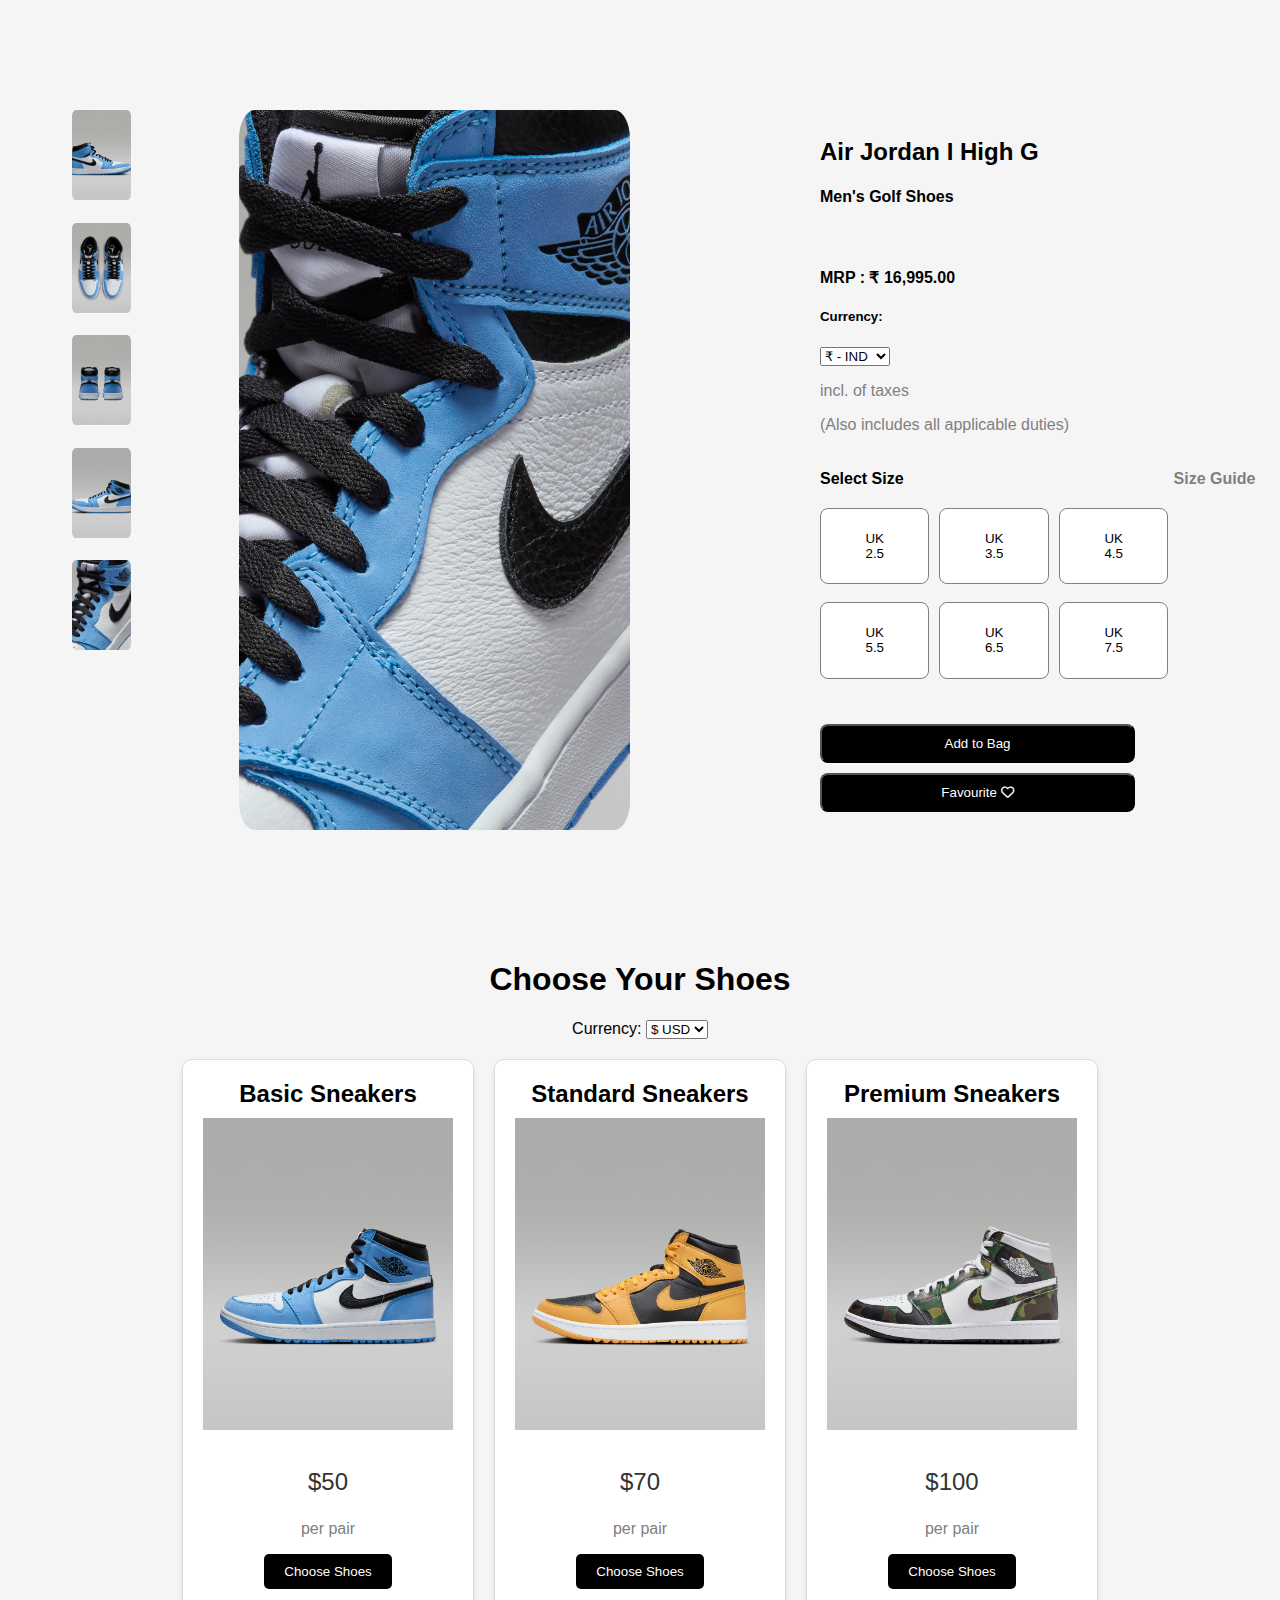
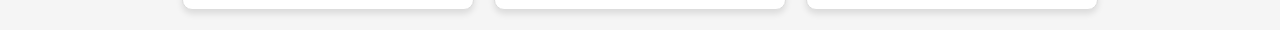
<file: Week-1/index.html>
<!DOCTYPE html>
<html lang="en">
  <head>
    <meta charset="UTF-8" />
    <meta name="viewport" content="width=device-width, initial-scale=1.0" />
    <link
      rel="stylesheet"
      href="https://cdnjs.cloudflare.com/ajax/libs/font-awesome/6.5.2/css/all.min.css"
    />
    <link rel="stylesheet" href="style.css" />
    <title>Shoe Pricing Page</title>
  </head>

  <body>
    <div class="container">
      <div class="div1">
        <div class="sidebar">
          <div class="img1">
            <img src="img1.jpg" alt="shoes" />
          </div>
          <div class="img2">
            <img src="img2.jpg" alt="shoes" />
          </div>
          <div class="img3">
            <img src="img3.jpg" alt="shoes" />
          </div>
          <div class="img4">
            <img src="main-img.jpg" alt="shoes" />
          </div>
          <div class="img4">
            <img src="img4.jpg" alt="shoes" />
          </div>
        </div>
        <div class="main-img">
          <img id="mainImage" src="img4.jpg" alt="shoes" />
        </div>
      </div>
      <div class="div2">
        <div class="product">
          <h2>Air Jordan I High G</h2>
          <h4>Men's Golf Shoes</h4>
        </div>
        <div class="product-price">
          <h4 class="mrp" id="mrp">MRP : ₹ 16,995.00</h4>
          <div class="product-details">
            <h5>Currency:</h5>
            <select id="currencySelect" onchange="updateCurrency()">
              <option value="IND">₹ - IND</option>
              <option value="USD">$ - USD</option>
              <option value="EUR">€ - EUR</option>
              <option value="GBP">£ - GBP</option>
            </select>
          </div>
          <p>incl. of taxes</p>
          <p>(Also includes all applicable duties)</p>
        </div>
        <div class="size">
          <div class="size-header">
            <h4>Select Size</h4>
            <h4 class="size-guide"><a href="#">Size Guide</a></h4>
          </div>
        </div>
        <div class="group1">
          <button>UK 2.5</button>
          <button>UK 3.5</button>
          <button>UK 4.5</button>
        </div>
        <div class="group2">
          <button>UK 5.5</button>
          <button>UK 6.5</button>
          <button>UK 7.5</button>
        </div>
        <div class="buying-options">
          <button>Add to Bag</button>
          <button>
            Favourite <i class="fa-regular fa-heart"></i>
          </button>
        </div>
      </div>
    </div>
    <div class="pricing-container">
      <h1>Choose Your Shoes</h1>
      <div class="currency-toggle">
        <label for="currency">Currency:</label>
        <select id="currency" onchange="updatePrices()">
          <option value="USD">$ USD</option>
          <option value="IND">₹ IND</option>
          <option value="EUR">€ EUR</option>
          <option value="GBP">£ GBP</option>
        </select>
      </div>
      <div class="pricing-cards">
        <div class="pricing-card">
          <h2>Basic Sneakers</h2>
          <img src="main-img.jpg" alt="Basic Sneakers" class="shoe-image"/>
          <p id="basic-price" class="price">$50</p>
          <p>per pair</p>
          <button>Choose Shoes</button>
        </div>
        <div class="pricing-card">
          <h2>Standard Sneakers</h2>
          <img
            src="std.jpg"
            alt="Standard Sneakers"
            class="shoe-image"
          />
          <p id="standard-price" class="price">$70</p>
          <p>per pair</p>
          <button>Choose Shoes</button>
        </div>
        <div class="pricing-card">
          <h2>Premium Sneakers</h2>
          <img
            src="pre.jpg"
            alt="Premium Sneakers"
            class="shoe-image"
          />
          <p id="premium-price" class="price">$100</p>
          <p>per pair</p>
          <button>Choose Shoes</button>
        </div>
      </div>
    </div>

    <script src="script.js"></script>
  </body>
</html>
</file>
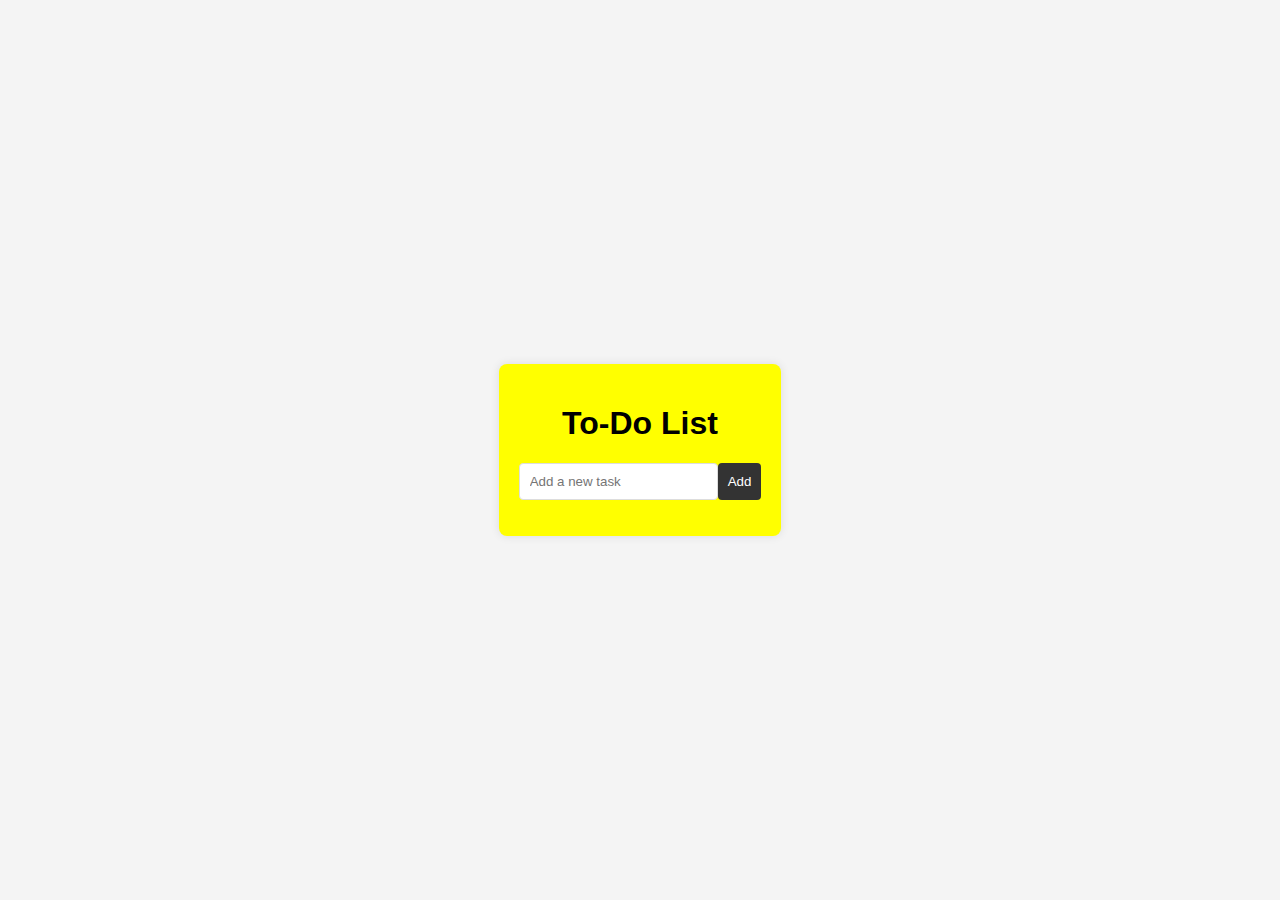
<file: Week-4/index.html>
<!DOCTYPE html>
<html lang="en">
<head>
    <meta charset="UTF-8">
    <meta name="viewport" content="width=device-width, initial-scale=1.0">
    <title>To-Do List</title>
    <link rel="stylesheet" href="styles.css">
</head>
<body>
    <div class="container">
        <h1>To-Do List</h1>
        <form id="todo-form">
            <input type="text" id="todo-input" placeholder="Add a new task" required>
            <button type="submit">Add</button>
        </form>
        <ul id="todo-list"></ul>
    </div>
    <script src="scripts.js"></script>
</body>
</html>
</file>
<file: Week-1/style.css>
body {
    font-family: Arial, sans-serif;
    margin: 0;
    padding: 0;
    display: flex;
    flex-direction: column;
    justify-content: center;
    align-items: center;
    background-color: #f5f5f5;
}

.container {
    display: flex;
    width: 100%;
    height: 80vh;
    margin-top: 20px;
}

.div1, .div2 {
    height: 100%;
    width: 50%;
    display: flex;
    align-items: flex-start; 
}

.div2 {
    margin-top: 10vh;
    display: flex;
    flex-direction: column;
    align-items: flex-start;
    justify-content: center;
    padding: 10px;
} 

.sidebar {
    height: 60vh;
    width: 15%;
    margin: 10vh 8vh;
    display: flex;
    flex-direction: column;
    justify-content: space-between;
}

.img1, .img2, .img3, .img4 {
    height: 10vh;
}

.img1 img, .img2 img, .img3 img, .img4 img {
    width: 100%;
    height: 100%;
    object-fit: cover;
    border-radius: 7%;
    cursor: pointer;
}

.main-img {
    height: 80vh;
    width: 100%;
    margin: 10vh 0 0 4vh;
    display: flex;
}

.main-img img {
    max-width: 100%;
    max-height: 100%;
    object-fit: cover;
    border-radius: 4%;
}

.mrp:hover {
    color: orangered;
}

.product, .product-price, .size, .buying-options {
    margin-bottom: 20px;
    margin-left: 20vh;
}

.size {
    display: flex;
    align-items: center;
    justify-content: space-between; 
}

p {
    color: grey;
}

.size-header {
    display: flex;
    justify-content: space-between;
    width: 100%;
}

.size-header h4 {
    margin: 0;
}

.size-header .size-guide {
    margin-left: 30vh; 
}

.group1, .group2 {
    display: flex;
    gap: 10px;
    flex-wrap: nowrap; 
    margin-left: 20vh;
}

.group2 {
    margin-top: 2vh;
}

.group1 button, .group2 button {
    padding: 15% 30%; 
    flex: 1; 
    border-radius: 8px ;
    border: 1px solid gray;
    background: white;
}

.size-guide {
    margin-left: auto;
}

.buying-options {
    display: flex;
    flex-direction: column;
    width: 100%;
    margin-top: 5vh;
}

.buying-options button {
    margin-bottom: 10px; 
    padding: 10px 20px;
    cursor: pointer;
    width: 50%; 
    border-radius: 8px;
    color: white;
    background: black;
}

a {
    text-decoration: none;
    color: grey;
}

.group1 button.active, .group2 button.active {
    background-color: #000;
    color: #fff; 
    border: 2px solid #000;
}

.pricing-container {
    margin-top: 20vh;
    text-align: center;
    padding: 20px;
    width: 100%;
}

.currency-toggle {
    margin-bottom: 20px;
}

.pricing-cards {
    display: flex;
    justify-content: center;
    gap: 20px;
    flex-wrap: wrap;
}

.pricing-card {
    background: white;
    border: 1px solid #ddd;
    border-radius: 10px;
    padding: 20px;
    width: 250px;
    box-shadow: 0 4px 6px rgba(0,0,0,0.1);
    text-align: center;
}

.pricing-card h2 {
    margin: 0 0 10px;
}

.shoe-image {
    width: 100%;
    height: auto;
    margin-bottom: 10px;
}

.price {
    font-size: 24px;
    color: #333;
}

.pricing-card button {
    padding: 10px 20px;
    background-color: black;
    color: white;
    border: none;
    border-radius: 5px;
    cursor: pointer;
}

.pricing-card button:hover {
    background-color: #0056b3;
}

@media (max-width: 768px) {
    .container {
        margin: 0;
        flex-direction: column;
        height: auto;
    }

    .div1, .div2 {
        width: 100%;
        align-items: center;
    }

    .div2{
        margin-top: 1vh;
    }
    .div1 {
        flex-direction: column;
    }

    .sidebar {
        display: flex;
        flex-direction: row;
        order: 2;
        margin-top: 5%;
        justify-content: space-evenly;
        width: 100%;
        height: 10vh;
    }

    .main-img {
        height: 60vh;
        width: 100%;
        margin: 0;
    }

    .main-img img {
        border-radius: 0;
        margin: 0;
        width: 100%;
    }

    .product, .product-price, .size, .buying-options {
        margin-left: auto;
        margin-right: auto;
        text-align: center;
    }

    .buying-options{
        margin-left: 10%;
    }
    .size-header {
        display: flex;
        justify-content: space-between;
        width: 80%;
        margin: 0 auto;
    }

    .group1, .group2 {
        flex-direction: row;
        width: 80%;
        align-items: center;
        margin-left: 1%;
    }

    .group1 button, .group2 button {
        padding: 5%;
    }

    .buying-options button {
        width: 80%;
    }
    .pricing-container{
        margin-top:1vh ;
    }
}
</file>
<file: Week-4/styles.css>
body {
    font-family: Arial, sans-serif;
    background-color: #f4f4f4;
    margin: 0;
    padding: 0;
    display: flex;
    justify-content: center;
    align-items: center;
    height: 100vh;
}

.container {
    background: yellow;
    padding: 20px;
    border-radius: 8px;
    box-shadow: 0 0 10px rgba(0,0,0,0.1);
}

h1 {
    text-align: center;
}

#todo-form {
    display: flex;
    justify-content: space-between;
}

#todo-input {
    flex: 1;
    padding: 10px;
    border: 1px solid #ddd;
    border-radius: 4px;
}

button {
    padding: 10px;
    border: none;
    background: #333;
    color: white;
    border-radius: 4px;
    cursor: pointer;
}

button:hover {
    background: #555;
}

ul {
    list-style-type: none;
    padding: 0;
}

li {
    display: flex;
    justify-content: space-between;
    align-items: center;
    padding: 10px;
    border-bottom: 1px solid #ddd;
}

li.completed {
    text-decoration: line-through;
    color: grey;
}

.edit-btn, .delete-btn {
    background: none;
    border: none;
    cursor: pointer;
}

.edit-btn:hover, .delete-btn:hover {
    color: red;
}
</file>
